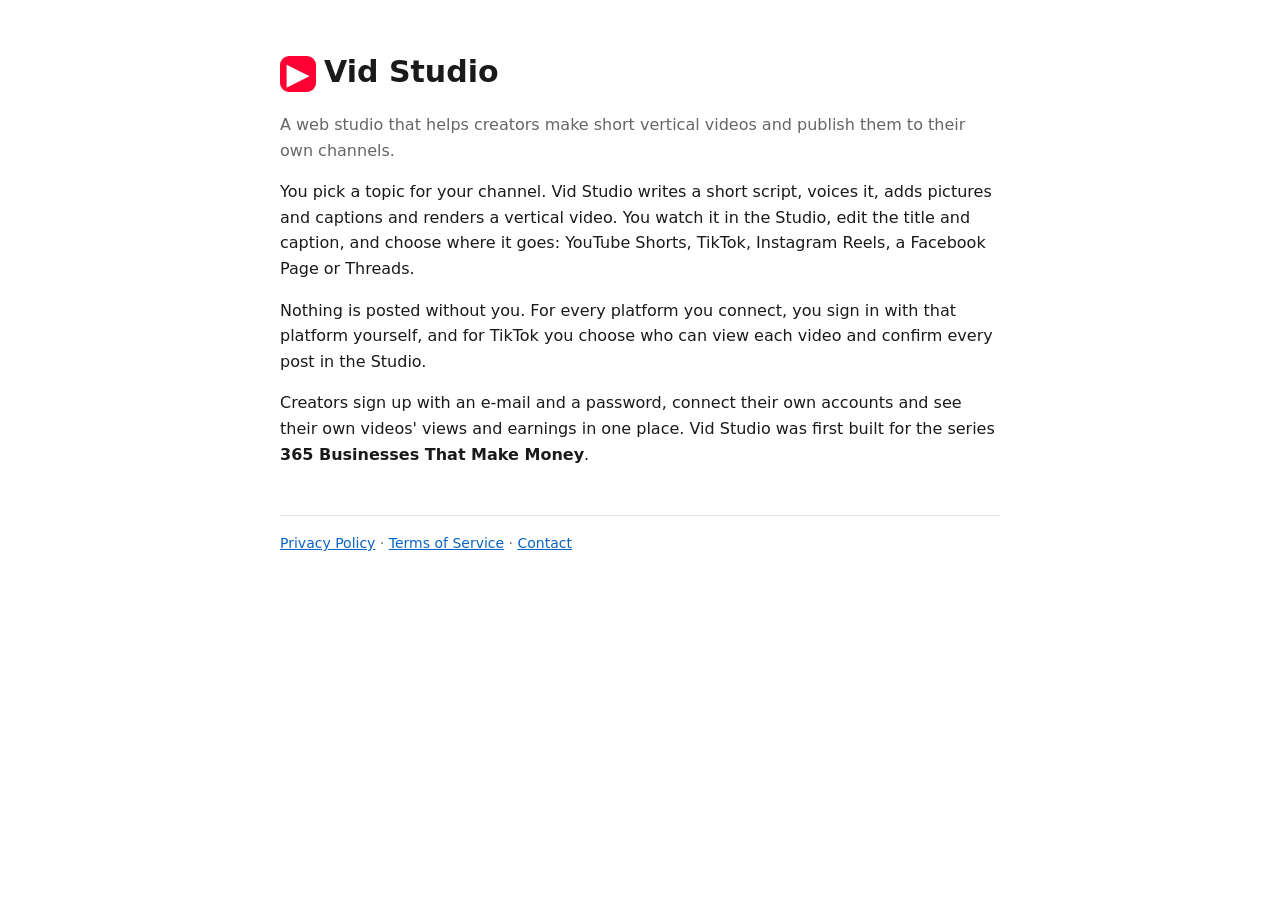
<file: docs/index.html>
<!doctype html>
<html lang="en">
<head>
  <meta charset="utf-8">
  <meta name="viewport" content="width=device-width, initial-scale=1">
  <title>Vid Studio</title>
  <meta name="description" content="Vid Studio makes short vertical videos with AI and publishes them to the creator's own YouTube, TikTok, Instagram, Facebook and Threads accounts - only when the creator says so.">
  <meta property="og:title" content="Vid Studio">
  <meta property="og:description" content="Vid Studio makes short vertical videos with AI and publishes them to the creator's own YouTube, TikTok, Instagram, Facebook and Threads accounts - only when the creator says so.">
  <meta property="og:type" content="website">
  <meta property="og:url" content="https://nikita1994p-hash.github.io/Vid-Studio/">
  <link rel="canonical" href="https://nikita1994p-hash.github.io/Vid-Studio/">
  <link rel="icon" href="favicon.svg" type="image/svg+xml">
  <link rel="stylesheet" href="style.css">
</head>
<body>
<main>
  <h1><span class="logo">▶</span>Vid Studio</h1>
  <p class="muted">A web studio that helps creators make short vertical videos and publish them to their own channels.</p>
  <p>You pick a topic for your channel. Vid Studio writes a short script, voices it, adds pictures and captions and
    renders a vertical video. You watch it in the Studio, edit the title and caption, and choose where it goes:
    YouTube Shorts, TikTok, Instagram Reels, a Facebook Page or Threads.</p>
  <p>Nothing is posted without you. For every platform you connect, you sign in with that platform yourself, and for
    TikTok you choose who can view each video and confirm every post in the Studio.</p>
  <p>Creators sign up with an e-mail and a password, connect their own accounts and see their own videos' views and
    earnings in one place. Vid Studio was first built for the series <b>365 Businesses That Make Money</b>.</p>
  <footer><a href="privacy.html">Privacy Policy</a> · <a href="terms.html">Terms of Service</a> ·
    <a href="mailto:vidstudio.support@gmail.com">Contact</a></footer>
</main>
</body>
</html>
</file>
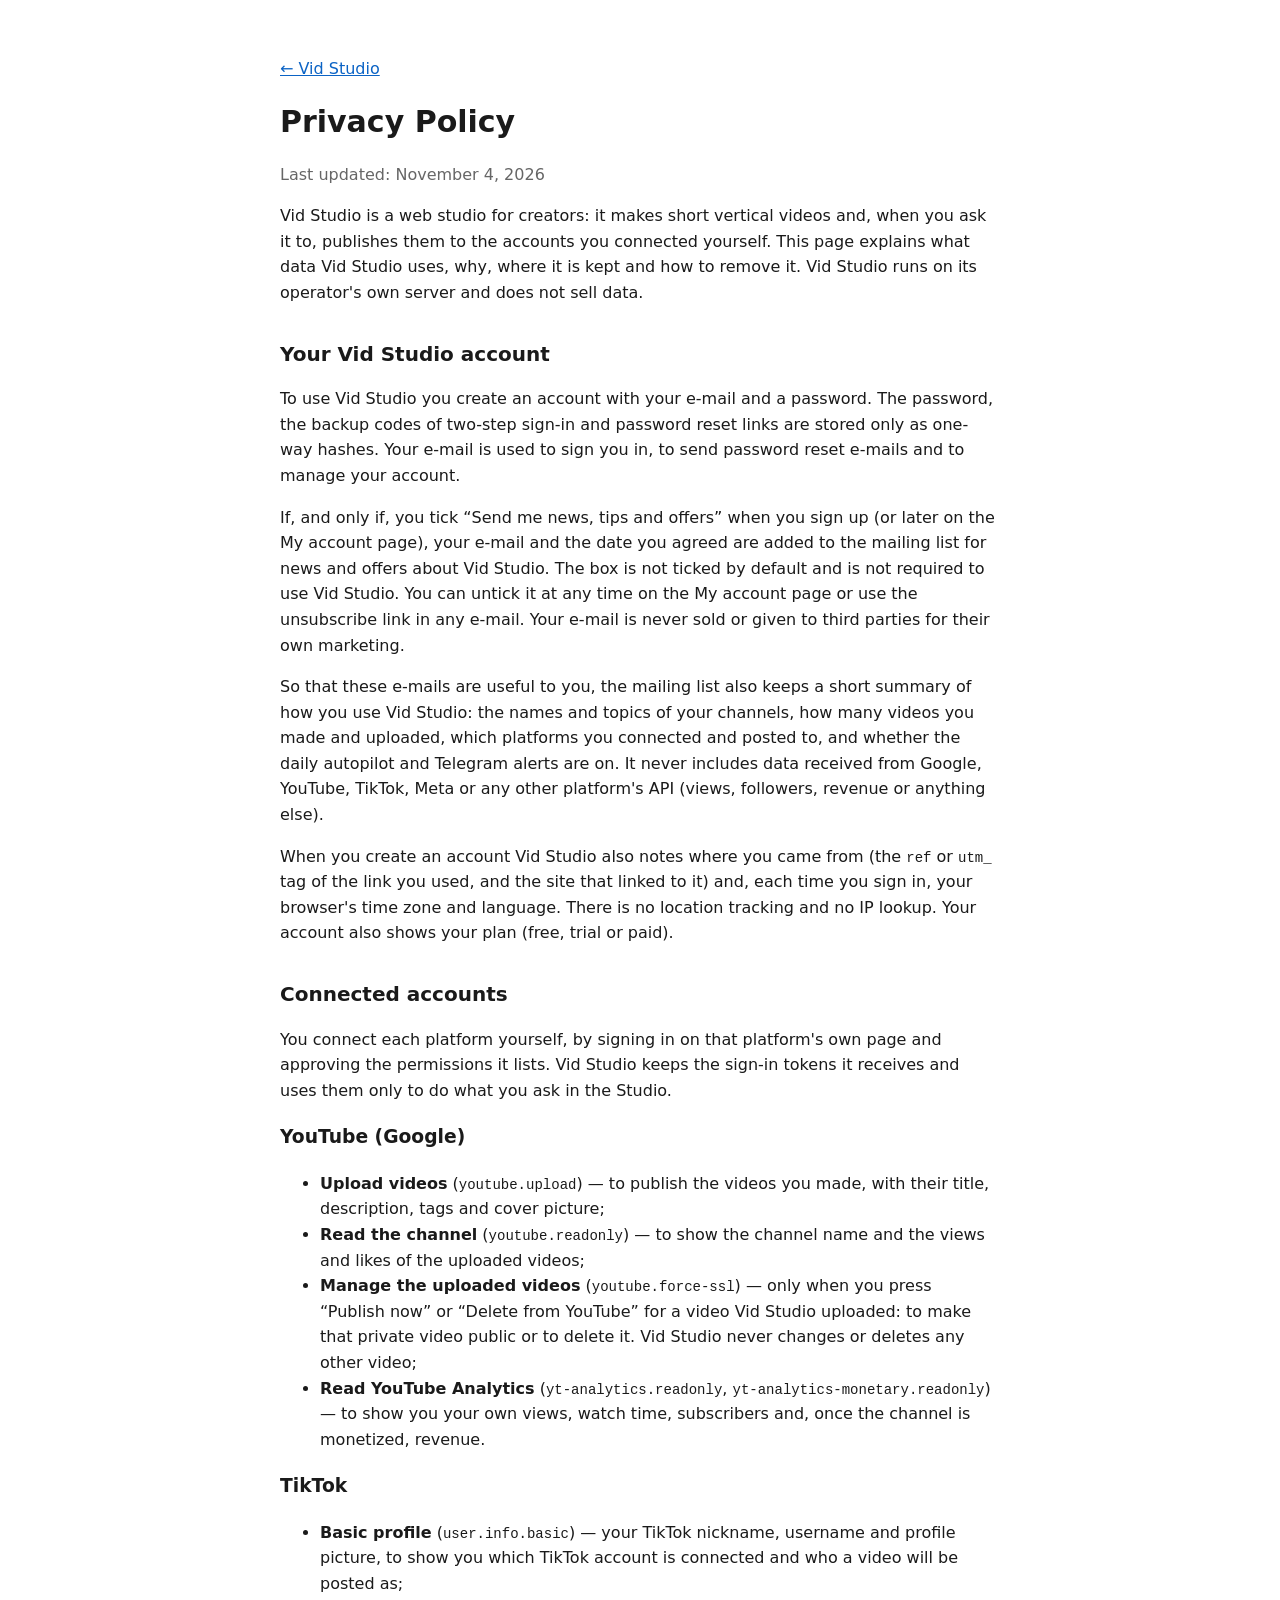
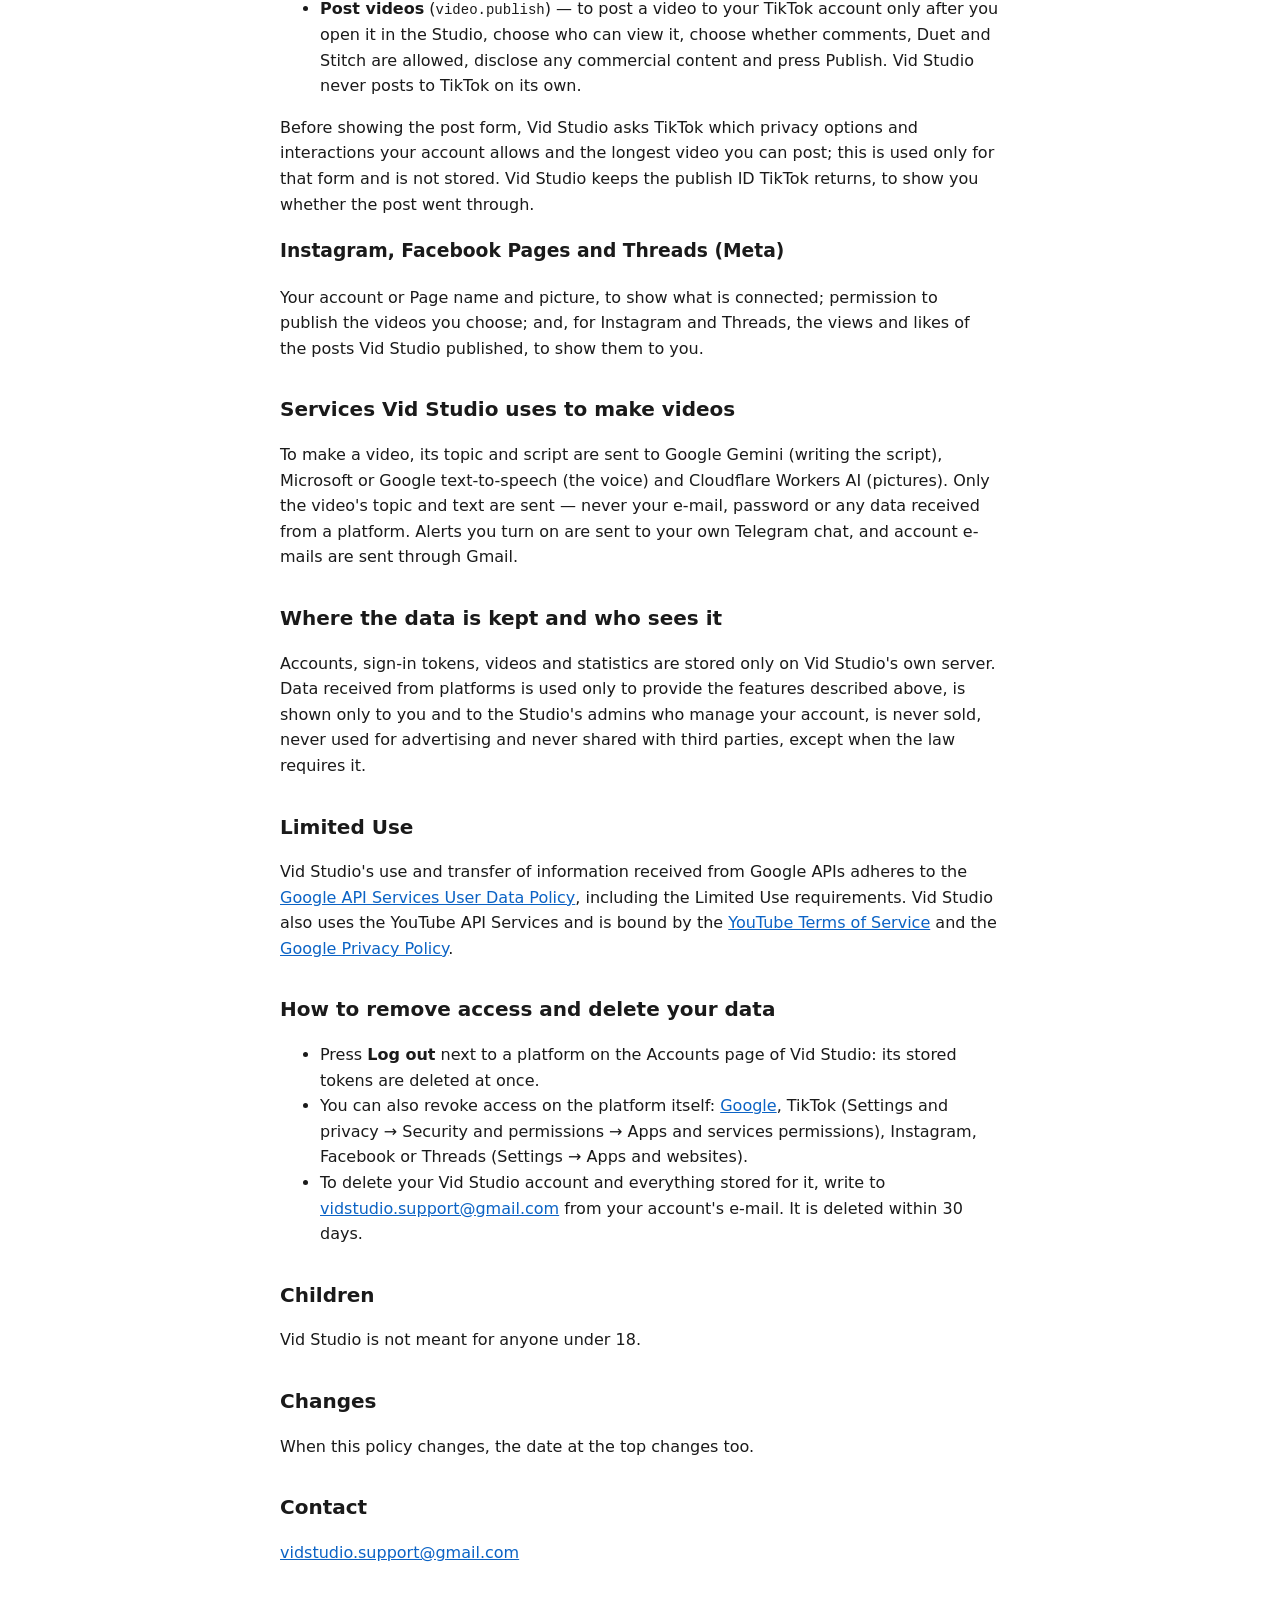
<file: docs/privacy.html>
<!doctype html>
<html lang="en">
<head>
  <meta charset="utf-8">
  <meta name="viewport" content="width=device-width, initial-scale=1">
  <title>Vid Studio — Privacy Policy</title>
  <meta name="description" content="What data Vid Studio uses, why, where it is kept and how to remove it: Vid Studio accounts, YouTube, TikTok and Meta connections.">
  <meta property="og:title" content="Vid Studio — Privacy Policy">
  <meta property="og:description" content="What data Vid Studio uses, why, where it is kept and how to remove it: Vid Studio accounts, YouTube, TikTok and Meta connections.">
  <meta property="og:type" content="website">
  <meta property="og:url" content="https://nikita1994p-hash.github.io/Vid-Studio/privacy.html">
  <link rel="canonical" href="https://nikita1994p-hash.github.io/Vid-Studio/privacy.html">
  <link rel="icon" href="favicon.svg" type="image/svg+xml">
  <link rel="stylesheet" href="style.css">
</head>
<body>
<main>
  <p><a href="./">← Vid Studio</a></p>
  <h1>Privacy Policy</h1>
  <p class="muted">Last updated: November 4, 2026</p>

  <p>Vid Studio is a web studio for creators: it makes short vertical videos and, when you ask it to, publishes them
    to the accounts you connected yourself. This page explains what data Vid Studio uses, why, where it is kept and
    how to remove it. Vid Studio runs on its operator's own server and does not sell data.</p>

  <h2>Your Vid Studio account</h2>
  <p>To use Vid Studio you create an account with your e-mail and a password. The password, the backup codes of
    two-step sign-in and password reset links are stored only as one-way hashes. Your e-mail is used to sign you in,
    to send password reset e-mails and to manage your account.</p>
  <p>If, and only if, you tick “Send me news, tips and offers” when you sign up (or later on the My account page),
    your e-mail and the date you agreed are added to the mailing list for news and offers about Vid Studio. The box
    is not ticked by default and is not required to use Vid Studio. You can untick it at any time on the My account
    page or use the unsubscribe link in any e-mail. Your e-mail is never sold or given to third parties for their own
    marketing.</p>
  <p>So that these e-mails are useful to you, the mailing list also keeps a short summary of how you use Vid Studio:
    the names and topics of your channels, how many videos you made and uploaded, which platforms you connected and
    posted to, and whether the daily autopilot and Telegram alerts are on. It never includes data received from
    Google, YouTube, TikTok, Meta or any other platform's API (views, followers, revenue or anything else).</p>
  <p>When you create an account Vid Studio also notes where you came from (the <code>ref</code> or <code>utm_</code>
    tag of the link you used, and the site that linked to it) and, each time you sign in, your browser's time zone and
    language. There is no location tracking and no IP lookup. Your account also shows your plan (free, trial or
    paid).</p>

  <h2>Connected accounts</h2>
  <p>You connect each platform yourself, by signing in on that platform's own page and approving the permissions it
    lists. Vid Studio keeps the sign-in tokens it receives and uses them only to do what you ask in the Studio.</p>

  <h3>YouTube (Google)</h3>
  <ul>
    <li><b>Upload videos</b> (<code>youtube.upload</code>) — to publish the videos you made, with their title,
      description, tags and cover picture;</li>
    <li><b>Read the channel</b> (<code>youtube.readonly</code>) — to show the channel name and the views and likes of
      the uploaded videos;</li>
    <li><b>Manage the uploaded videos</b> (<code>youtube.force-ssl</code>) — only when you press
      “Publish now” or “Delete from YouTube” for a video Vid Studio uploaded: to make that private video public
      or to delete it. Vid Studio never changes or deletes any other video;</li>
    <li><b>Read YouTube Analytics</b> (<code>yt-analytics.readonly</code>, <code>yt-analytics-monetary.readonly</code>) — to show
      you your own views, watch time, subscribers and, once the channel is monetized, revenue.</li>
  </ul>

  <h3>TikTok</h3>
  <ul>
    <li><b>Basic profile</b> (<code>user.info.basic</code>) — your TikTok nickname, username and profile picture, to
      show you which TikTok account is connected and who a video will be posted as;</li>
    <li><b>Post videos</b> (<code>video.publish</code>) — to post a video to your TikTok account only after you open
      it in the Studio, choose who can view it, choose whether comments, Duet and Stitch are allowed, disclose any
      commercial content and press Publish. Vid Studio never posts to TikTok on its own.</li>
  </ul>
  <p>Before showing the post form, Vid Studio asks TikTok which privacy options and interactions your account allows
    and the longest video you can post; this is used only for that form and is not stored. Vid Studio keeps the
    publish ID TikTok returns, to show you whether the post went through.</p>

  <h3>Instagram, Facebook Pages and Threads (Meta)</h3>
  <p>Your account or Page name and picture, to show what is connected; permission to publish the videos you choose;
    and, for Instagram and Threads, the views and likes of the posts Vid Studio published, to show them to you.</p>

  <h2>Services Vid Studio uses to make videos</h2>
  <p>To make a video, its topic and script are sent to Google Gemini (writing the script), Microsoft or Google
    text-to-speech (the voice) and Cloudflare Workers AI (pictures). Only the video's topic and text are sent — never
    your e-mail, password or any data received from a platform. Alerts you turn on are sent to your own Telegram chat,
    and account e-mails are sent through Gmail.</p>

  <h2>Where the data is kept and who sees it</h2>
  <p>Accounts, sign-in tokens, videos and statistics are stored only on Vid Studio's own server. Data received from
    platforms is used only to provide the features described above, is shown only to you and to the Studio's admins
    who manage your account, is never sold, never used for advertising and never shared with third parties, except
    when the law requires it.</p>

  <h2>Limited Use</h2>
  <p>Vid Studio's use and transfer of information received from Google APIs adheres to the
    <a href="https://developers.google.com/terms/api-services-user-data-policy">Google API Services User Data Policy</a>,
    including the Limited Use requirements. Vid Studio also uses the YouTube API Services and is bound by the
    <a href="https://www.youtube.com/t/terms">YouTube Terms of Service</a> and the
    <a href="https://policies.google.com/privacy">Google Privacy Policy</a>.</p>

  <h2>How to remove access and delete your data</h2>
  <ul>
    <li>Press <b>Log out</b> next to a platform on the Accounts page of Vid Studio: its stored tokens are deleted at
      once.</li>
    <li>You can also revoke access on the platform itself:
      <a href="https://myaccount.google.com/permissions">Google</a>,
      TikTok (Settings and privacy → Security and permissions → Apps and services permissions),
      Instagram, Facebook or Threads (Settings → Apps and websites).</li>
    <li>To delete your Vid Studio account and everything stored for it, write to
      <a href="mailto:vidstudio.support@gmail.com">vidstudio.support@gmail.com</a> from your account's e-mail. It is
      deleted within 30 days.</li>
  </ul>

  <h2>Children</h2>
  <p>Vid Studio is not meant for anyone under 18.</p>

  <h2>Changes</h2>
  <p>When this policy changes, the date at the top changes too.</p>

  <h2>Contact</h2>
  <p><a href="mailto:vidstudio.support@gmail.com">vidstudio.support@gmail.com</a></p>
</main>
</body>
</html>
</file>
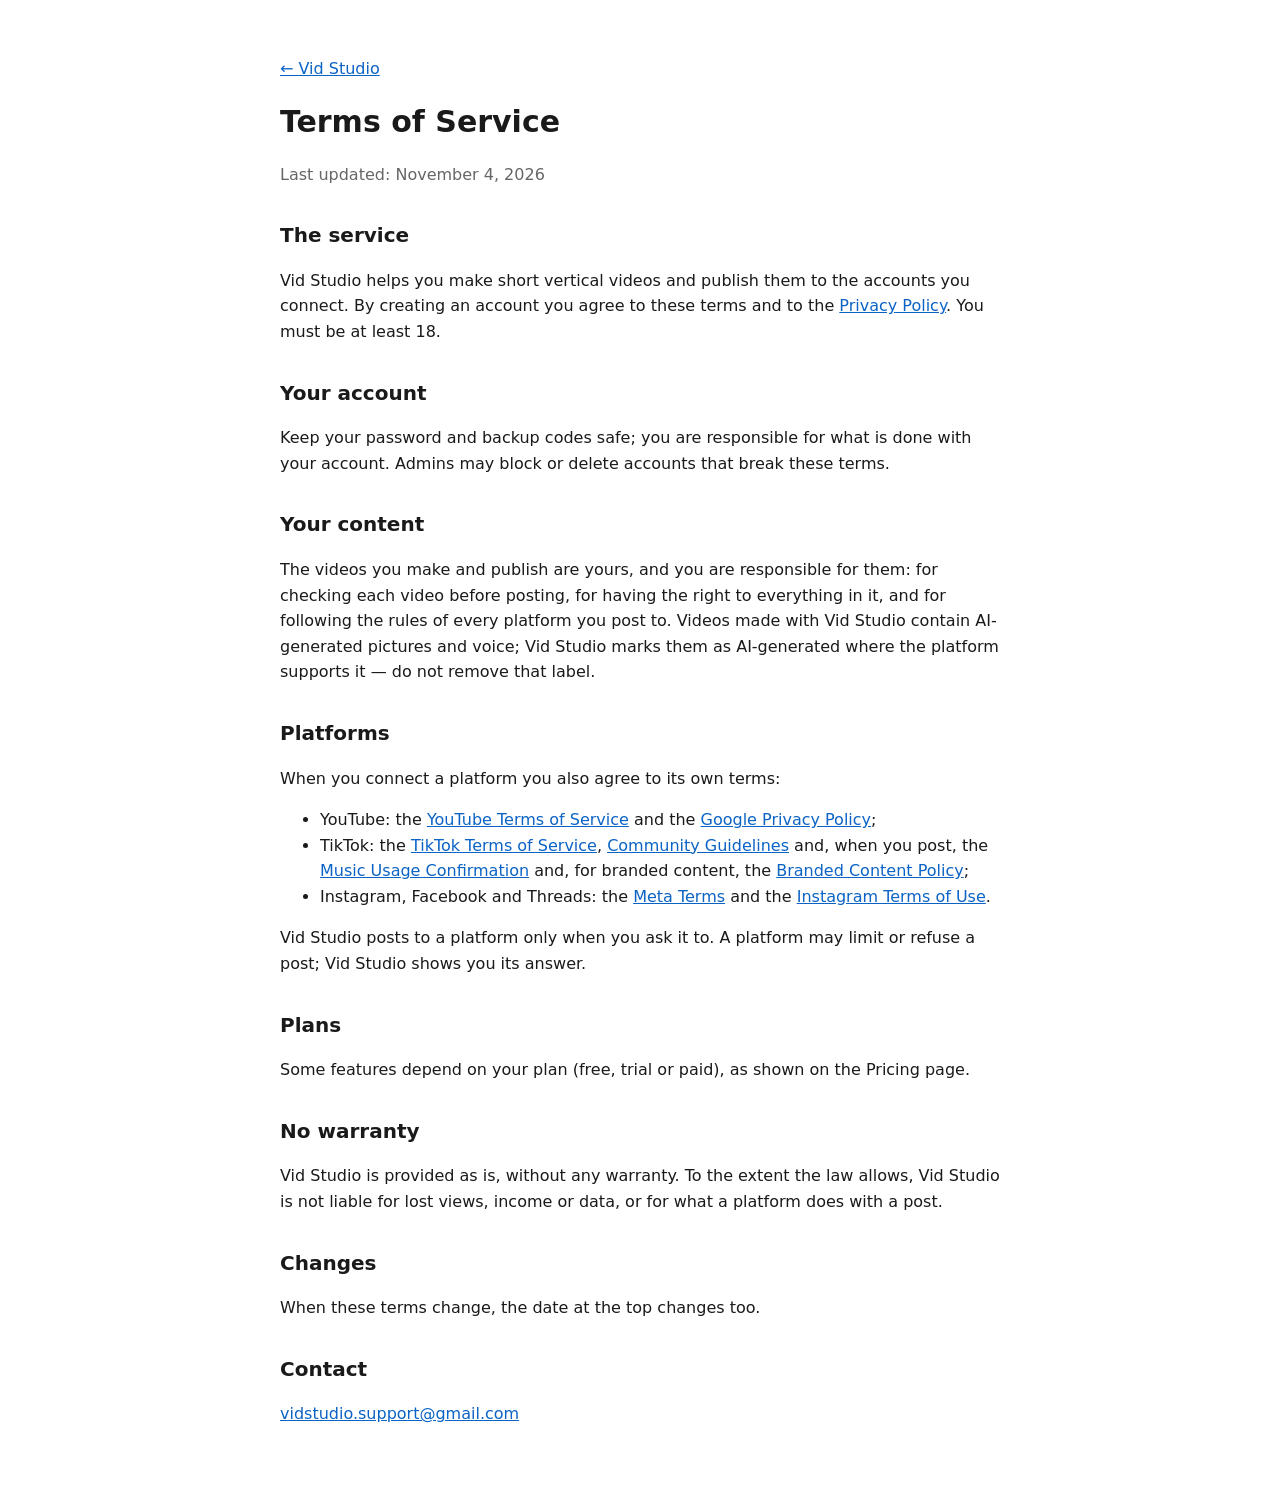
<file: docs/terms.html>
<!doctype html>
<html lang="en">
<head>
  <meta charset="utf-8">
  <meta name="viewport" content="width=device-width, initial-scale=1">
  <title>Vid Studio — Terms of Service</title>
  <meta name="description" content="The terms for using Vid Studio: your account, your content, the rules of each platform you post to.">
  <meta property="og:title" content="Vid Studio — Terms of Service">
  <meta property="og:description" content="The terms for using Vid Studio: your account, your content, the rules of each platform you post to.">
  <meta property="og:type" content="website">
  <meta property="og:url" content="https://nikita1994p-hash.github.io/Vid-Studio/terms.html">
  <link rel="canonical" href="https://nikita1994p-hash.github.io/Vid-Studio/terms.html">
  <link rel="icon" href="favicon.svg" type="image/svg+xml">
  <link rel="stylesheet" href="style.css">
</head>
<body>
<main>
  <p><a href="./">← Vid Studio</a></p>
  <h1>Terms of Service</h1>
  <p class="muted">Last updated: November 4, 2026</p>

  <h2>The service</h2>
  <p>Vid Studio helps you make short vertical videos and publish them to the accounts you connect. By creating an
    account you agree to these terms and to the <a href="privacy.html">Privacy Policy</a>. You must be at least 18.</p>

  <h2>Your account</h2>
  <p>Keep your password and backup codes safe; you are responsible for what is done with your account. Admins may
    block or delete accounts that break these terms.</p>

  <h2>Your content</h2>
  <p>The videos you make and publish are yours, and you are responsible for them: for checking each video before
    posting, for having the right to everything in it, and for following the rules of every platform you post to.
    Videos made with Vid Studio contain AI-generated pictures and voice; Vid Studio marks them as AI-generated where
    the platform supports it — do not remove that label.</p>

  <h2>Platforms</h2>
  <p>When you connect a platform you also agree to its own terms:</p>
  <ul>
    <li>YouTube: the <a href="https://www.youtube.com/t/terms">YouTube Terms of Service</a> and the
      <a href="https://policies.google.com/privacy">Google Privacy Policy</a>;</li>
    <li>TikTok: the <a href="https://www.tiktok.com/legal/terms-of-service">TikTok Terms of Service</a>,
      <a href="https://www.tiktok.com/community-guidelines">Community Guidelines</a> and, when you post, the
      <a href="https://www.tiktok.com/legal/page/global/music-usage-confirmation/en">Music Usage Confirmation</a>
      and, for branded content, the
      <a href="https://www.tiktok.com/legal/page/global/bc-policy/en">Branded Content Policy</a>;</li>
    <li>Instagram, Facebook and Threads: the <a href="https://www.facebook.com/terms">Meta Terms</a> and the
      <a href="https://help.instagram.com/581066165581870">Instagram Terms of Use</a>.</li>
  </ul>
  <p>Vid Studio posts to a platform only when you ask it to. A platform may limit or refuse a post; Vid Studio shows
    you its answer.</p>

  <h2>Plans</h2>
  <p>Some features depend on your plan (free, trial or paid), as shown on the Pricing page.</p>

  <h2>No warranty</h2>
  <p>Vid Studio is provided as is, without any warranty. To the extent the law allows, Vid Studio is not liable for
    lost views, income or data, or for what a platform does with a post.</p>

  <h2>Changes</h2>
  <p>When these terms change, the date at the top changes too.</p>

  <h2>Contact</h2>
  <p><a href="mailto:vidstudio.support@gmail.com">vidstudio.support@gmail.com</a></p>
</main>
</body>
</html>
</file>
<file: docs/style.css>
:root { --bg: #ffffff; --text: #1a1a1a; --muted: #666; --line: #e5e5e5; --link: #0b63c5; }
@media (prefers-color-scheme: dark) { :root { --bg: #121212; --text: #eaeaea; --muted: #9a9a9a; --line: #2a2a2a; --link: #6ab0ff; } }
body { margin: 0; background: var(--bg); color: var(--text); font: 16px/1.6 system-ui, -apple-system, "Segoe UI", Roboto, sans-serif; }
main { max-width: 720px; margin: 0 auto; padding: 40px 16px 64px; }
h1 { font-size: 30px; margin: 8px 0 4px; } h2 { font-size: 20px; margin-top: 32px; }
a { color: var(--link); } .muted { color: var(--muted); } code { font-size: 14px; }
.logo { display: inline-block; width: 36px; height: 36px; border-radius: 9px; background: #ff0033; color: #fff; text-align: center; line-height: 36px; margin-right: 8px; vertical-align: middle; }
footer { margin-top: 48px; padding-top: 16px; border-top: 1px solid var(--line); color: var(--muted); font-size: 14px; }
</file>
